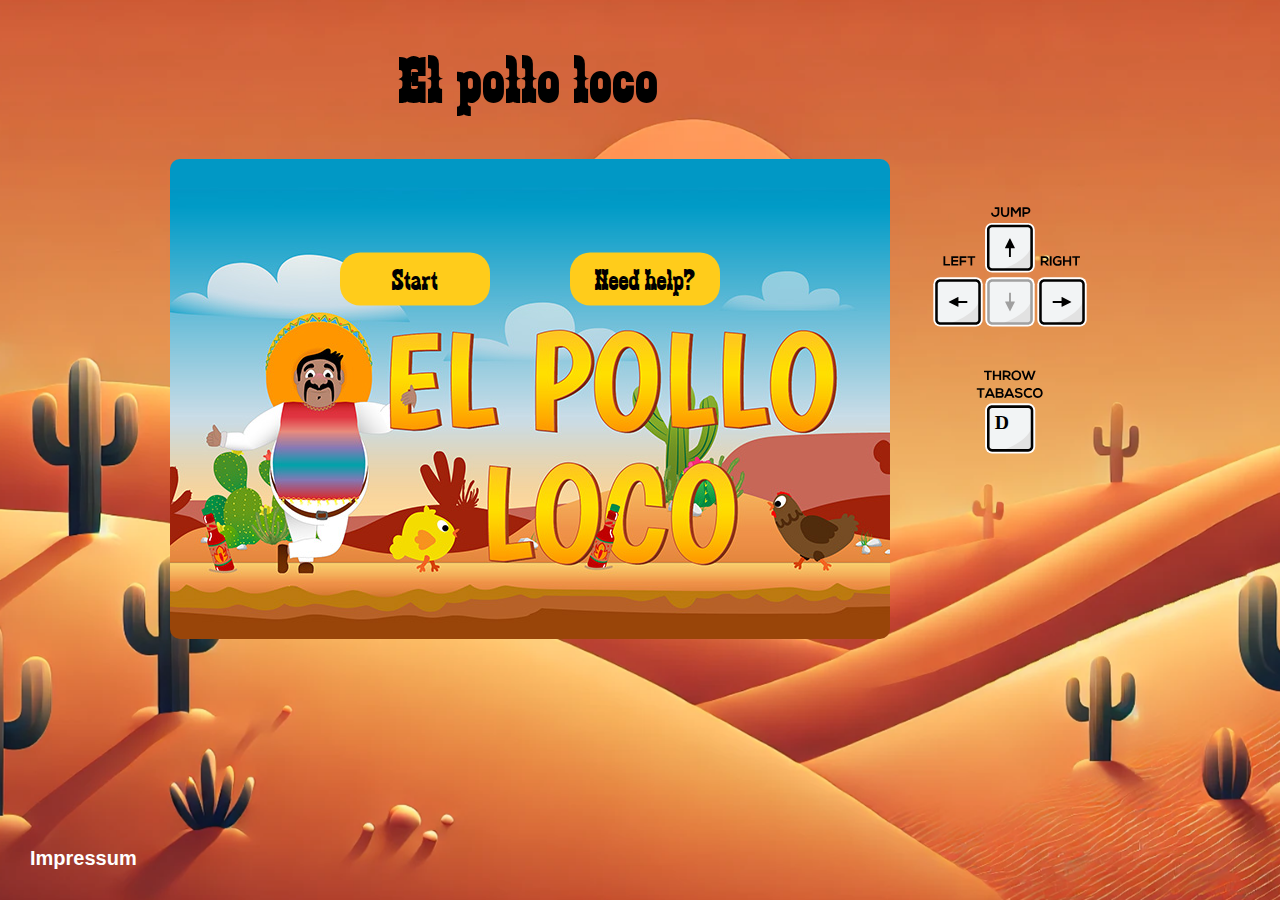
<file: index.html>
<!DOCTYPE html>
<html lang="en" translate="no">
  <head>
    <meta charset="UTF-8" />
    <meta name="viewport" content="width=device-width, initial-scale=1.0" />
    <link rel="stylesheet" href="./style.css" />
    <link rel="stylesheet" href="./assets.css" />
    <link
      rel="icon"
      type="image/png"
      href="img/3_enemies_chicken/chicken_normal/1_walk/1_w.png"
    />
    <title>El pollo loco</title>
    <script src="./models/keyboard.class.js" defer></script>
    <script src="./js/keyboard.js" defer></script>
    <script src="./js/game.js" defer></script>
    <script src="./models/drawable-object.class.js" defer></script>
    <script src="./models/movable-object.class.js" defer></script>
    <script src="./models/collectible-item.js" defer></script>
    <script src="./models/background-object.class.js" defer></script>
    <script src="./models/cloud.class.js" defer></script>
    <script src="./models/sound-manager.class.js" defer></script>
    <script src="./models/statusbar.class.js" defer></script>
    <script src="./models/character.class.js" defer></script>
    <script src="./models/thoughtBubble.class.js" defer></script>
    
    <script src="./models/coin.class.js" defer></script>
    <script src="./models/bottle.class.js" defer></script>
    <script src="./js/levels/level1.js" defer></script>
    <script src="./models/world.class.js" defer></script>
    <script src="./models/level.class.js" defer></script>
    <script src="./models/endscreen.class.js" defer></script>
    <script src="./models/throwable-object.class.js" defer></script>
    <script src="./models/chicken.class.js" defer></script>
    <script src="./models/chicken-small.class.js" defer></script>
    <script src="./models/endboss.class.js" defer></script>
    
    
  </head>
  <body>
    <div id="orientationMessage" style="display: none">
      <p>Please rotate your device to play the game.</p>
      <a href="./impressum.html" class="position-absolute" style ="color:white; font-size:20px; font-weight:bold;left:30px; bottom:30px; text-decoration:none; font-family: 'Segoe UI', Tahoma, Geneva, Verdana, sans-serif;">
        Impressum
      </a>
    </div>
    <div id="canvas-container" class="canvas-container" style="display: flex">
      <div class="flex flex-column align-center">
        <h1>El pollo loco</h1>
        <div class="start position-relative" id="start">
          <img src="img/10_BG/startscreen_1.jpg" alt="" />
          <div class="start-container flex position-absolute">
            <button class="menu-btn" onclick="startGame()">Start</button>
            <button class="menu-btn" onclick="openDialog()">Need help?</button>
          </div>
          <dialog class="position-absolute">
            <div
              class="dialog-container flex align-center position-relative flex-column"
            >
              <h2>Your task</h2>

              <button
                id="close-btn"
                class="close-btn position-absolute"
                onclick="dialogClose()"
              >
                X
              </button>
              <div class="flex" style="gap: 15px; padding: 20px 50px 20px 20px">
                <table class="custom-table">
                  <tr>
                    <td class="icons-column"></td>
                    <td class="text-column">
                      <b
                        >Defeat all enemies and collect all coins to win! -
                        Let's go!
                      </b>
                    </td>
                  </tr>
                  <tr>
                    <td class="icons-column">
                      <img src="./img/8_coin/coin_1.png" alt="coin" />
                    </td>
                    <td class="text-column"><b>Collect</b> <u>all</u> coins</td>
                  </tr>
                  <tr>
                    <td class="icons-column">
                      <img
                        src="./img/6_salsa_bottle/salsa_bottle-2.png"
                      
                        alt="Icon 1"
                      />
                    </td>
                    <td class="text-column">
                      <b>Collect</b> tabasco bottles to defeat your enemies
                    </td>
                  </tr>
                </table>
                <table class="custom-table">
                  <tr>
                    <td class="icons-column">
                      <img
                        src="./img/3_enemies_chicken/chicken_small/1_walk/1_w.png"
                        alt="Icon 1"
                      />
                    </td>
                    <td class="text-column">
                      <b>ENEMY 1:</b> Defeated by <b>1 hit </b> (jumping or
                      tabasco bottle)
                    </td>
                  </tr>
                  <tr>
                    <td class="icons-column">
                      <img
                        src="./img/3_enemies_chicken/chicken_normal/1_walk/1_w.png"
                        style="width: 50px; height: 50px"
                        alt="Icon 1"
                      />
                    </td>
                    <td class="text-column">
                      <b>ENEMY 2:</b> Defeated by <b>2 hits </b> (jumping or
                      tabasco bottle)
                    </td>
                  </tr>
                  <tr>
                    <td class="icons-column">
                      <img
                        src="./img/4_enemie_boss_chicken/1_walk/G1.png"
                        style="width: 60px; height: 70px"
                        alt="Icon 1"
                      />
                    </td>
                    <td class="text-column">
                      <b>ENEMY 3: Endboss - </b> Defeated by <b>5 hits </b> with
                      tabasco bottle
                    </td>
                  </tr>
                </table>
              </div>
            </div>
          </dialog>
        </div>

        <div
          id="fullscreen"
          class="position-relative justify-center align-center"
        >
        
          <div class="btn-container flex position-absolute" id="btn-container">
            <button id="toggleSounds" onclick="toggleSounds()">
              <img src="img/SVG/volume-on.svg" alt="volume-switcher" />
            </button>

            <button onclick="toggleFullscreen()">
              <img
                id="resize-btn"
                src="img/SVG/resize-1.svg"
                alt="resize Screen"
              />
            </button>
          </div>
          <div class="endscreen position-absolute" id="game-over-screen"  style="display: none">
            <img
              src="img/9_intro_outro_screens/game_over/game-over-2.png"
              alt=""
            />
            <div class="endscreen-btns flex position-absolute" >
              <button class="menu-btn" onclick="restartGame()">Try Again</button>
              <button class="menu-btn" onclick="showStartScreen()">Menu</button>
            </div>
          </div>
          <div class="endscreen position-absolute" id="win-screen" style="display: none"> 
            <img
              src="img/9_intro_outro_screens/win/win-1.png"
              alt=""
            />
            <div class="endscreen-btns flex position-absolute" >
              <button class="menu-btn" onclick="showStartScreen()">Menu</button>
            </div>
          </div>
          <canvas id="canvas" width="720" height="480"></canvas>
          <div
            id="mobileBtn-container"
            class="flex justify-space-between position-absolute"
          >
            <div class="mobile-btns-left flex">
              <button data-start="startMovingLeft" data-stop="stopMovingLeft">
                <img src="img/SVG/arrow-left.svg" alt="" />
              </button>
              <button data-start="startMovingRight" data-stop="stopMovingRight">
                <img src="img/SVG/arrow-right.svg" alt="" />
              </button>
            </div>
            <div class="mobile-btns-right flex">
              <button data-start="startThrowing">
                <img src="img/SVG/throw-mobile.svg" alt="" />
              </button>
              <button data-start="startJumping">
                <img src="img/SVG/jump-mobile.svg" alt="" />
              </button>
            </div>
          </div>
          
        </div>
        <a href="impressum.html" id="impressum" class="position-absolute" style ="color:white; font-size:20px; font-weight:bold;left:30px; bottom:30px; text-decoration:none; font-family: 'Segoe UI', Tahoma, Geneva, Verdana, sans-serif;">
          Impressum
        </a>
        <div class="spinner" id="spinner">
          <img src="./img/6_salsa_bottle/salsa_bottle.png" alt="Loading Spinner" class="spinner-img">
        </div>
      </div>

      <div class="keyboard-container">
        <div class="arrows-container">
          <div class="arrows">
            <img
              class="key-img key img-up"
              src="img/SVG/arrow-up-big.svg"
              alt=""
            />
            <img
              class="key-img d_none key img-up"
              src="img/SVG/arrow-up-big-active.svg"
              alt=""
            />
          </div>
          <div class="arrows">
            <img class="key-img key" src="img/SVG/arrow-left.svg" alt="" />
            <img
              class="key-img d_none key"
              src="img/SVG/arrow-left-active.svg"
              alt=""
            />
            <img class="key key-img" src="img/SVG/arrow-down.svg" alt="" />
            <img class="key key-img" src="img/SVG/arrow-right.svg" alt="" />
            <img
              class="d_none key key-img"
              src="img/SVG/arrow-right-active.svg"
              alt=""
            />
          </div>
        </div>
        <div class="jump">
          <img class="key img-throw key-img" src="img/SVG/key-d.svg" alt="" />
          <img
            class="d_none key img-throw key-img"
            src="img/SVG/key-d-active.svg"
            alt=""
          />
        </div>
      </div>
    </div>
  </body>
</html>
</file>
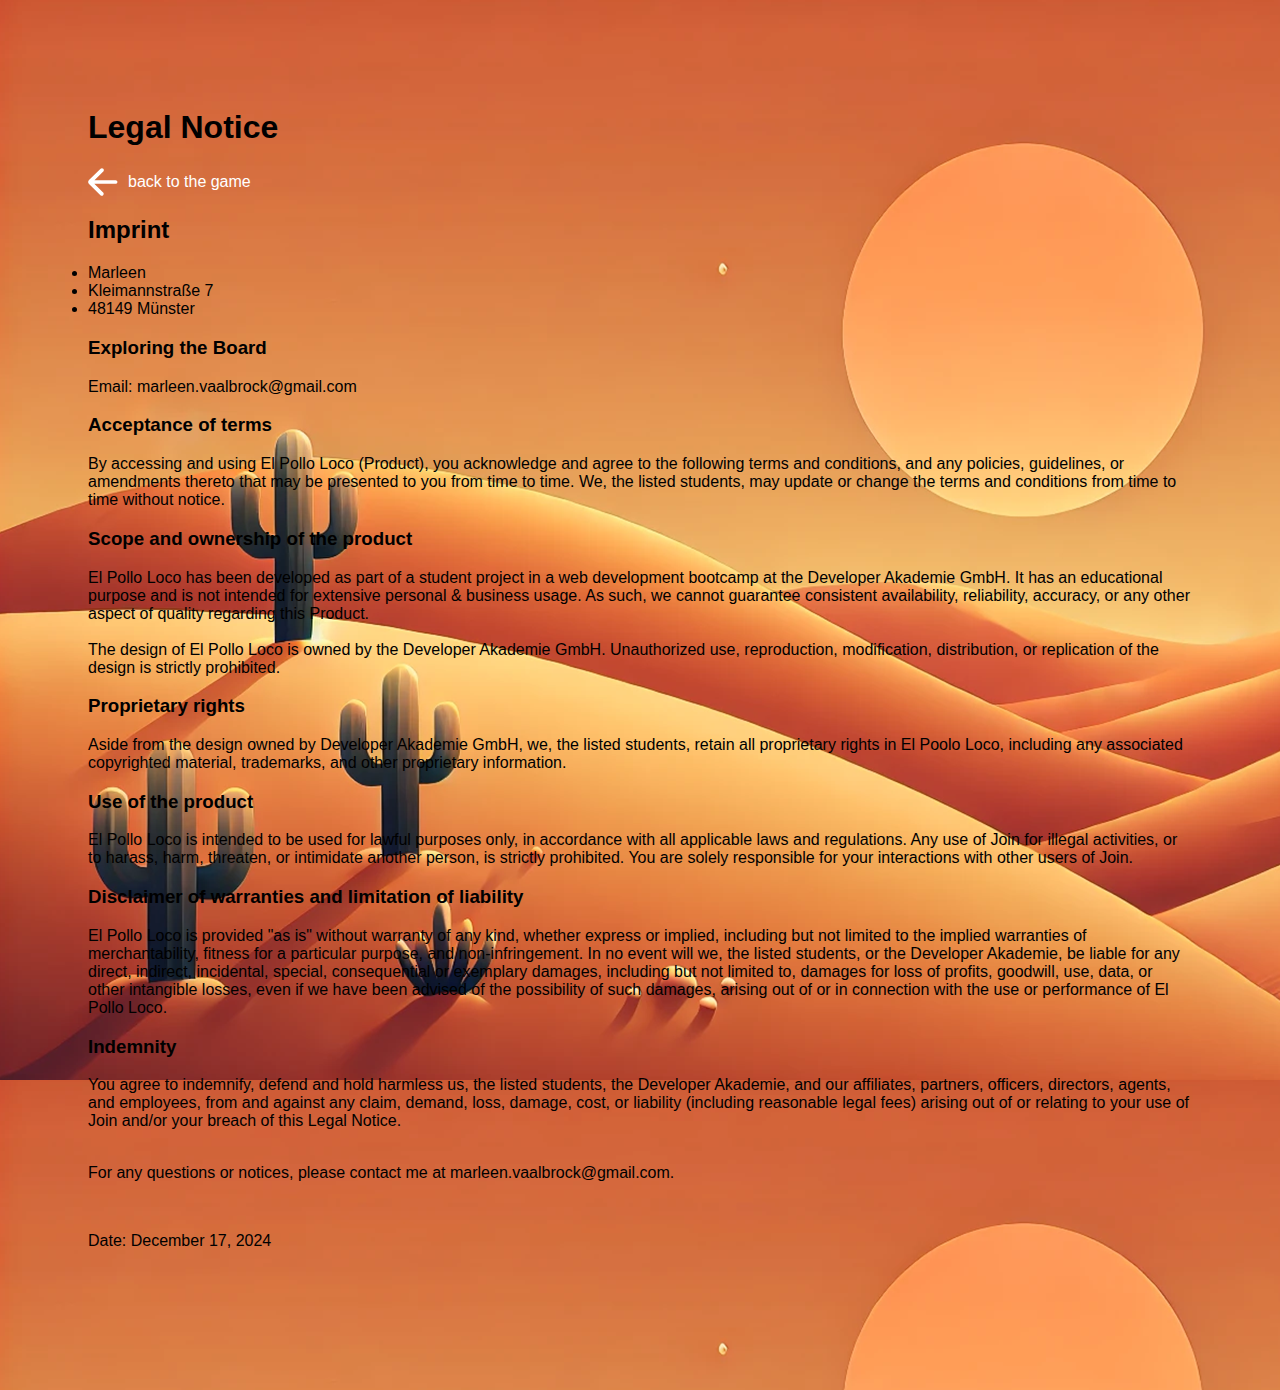
<file: impressum.html>
<!DOCTYPE html>
<html lang="en" translate="no">
  <head>
    <meta charset="UTF-8" />
    <meta name="viewport" content="width=device-width, initial-scale=1.0" />
<!--     <link rel="stylesheet" href="./style.css" /> -->
    <link rel="stylesheet" href="./assets.css" />
    <link rel="stylesheet" href="./impressum.css" />
    <link
      rel="icon"
      type="image/png"
      href="img/3_enemies_chicken/chicken_normal/1_walk/1_w.png"
    />
    <title>El pollo loco</title>
  </head>
  <body>
    
    <main id="impressum">
        <div class="imprint-wrapper">
          <div class="head">
            <h1>Legal Notice</h1>
            
              <a href="./index.html" class="flex align-center" style="gap:10px; text-decoration: none;"><img class="back-arrow flex align-center" src="img/blueleftarrow.svg" alt="Arrow Left"/><span style="color: white">back to the game</span></a>
              
            
        
           
          </div>

          <h2 class="mt-10">Imprint</h2>
          <div class="mt-10">
            <li>Marleen</li>
            <li>Kleimannstraße 7</li>
            <li>48149 Münster</li>
          </div>
          <div class="mt-10">
            <h3>Exploring the Board</h3>
            <span>Email: marleen.vaalbrock@gmail.com</span>
            <br>
          </div>
          <div class="mt-10">
            <h3 class="mt-10">Acceptance of terms</h3>
            <span>
              By accessing and using El Pollo Loco (Product), you acknowledge and agree
              to the following terms and conditions, and any policies,
              guidelines, or amendments thereto that may be presented to you
              from time to time. We, the listed students, may update or change
              the terms and conditions from time to time without notice.
            </span>
          </div>
          <div class="mt-10">
            <h3 class="mt-10">Scope and ownership of the product</h3>
            <span>
              El Pollo Loco has been developed as part of a student project in a
              web development bootcamp at the Developer Akademie GmbH. It has an
              educational purpose and is not intended for extensive personal &
              business usage. As such, we cannot guarantee consistent
              availability, reliability, accuracy, or any other aspect of
              quality regarding this Product. <br /><br />
              The design of El Pollo Loco is owned by the Developer Akademie GmbH.
              Unauthorized use, reproduction, modification, distribution, or
              replication of the design is strictly prohibited.
            </span>
          </div>
          <div class="mt-10">
            <h3 class="mt-10">Proprietary rights</h3>
            <span>
              Aside from the design owned by Developer Akademie GmbH, we, the
              listed students, retain all proprietary rights in El Poolo Loco, including
              any associated copyrighted material, trademarks, and other
              proprietary information.
            </span>
          </div>
          <div class="mt-10">
            <h3 class="mt-10">Use of the product</h3>
            <span>
              El Pollo Loco is intended to be used for lawful purposes only, in
              accordance with all applicable laws and regulations. Any use of
              Join for illegal activities, or to harass, harm, threaten, or
              intimidate another person, is strictly prohibited. You are solely
              responsible for your interactions with other users of Join.
            </span>
          </div>
          <div class="mt-10">
            <h3 class="mt-10">Disclaimer of warranties and limitation of liability</h3>
            <span>
              El Pollo Loco is provided "as is" without warranty of any kind, whether
              express or implied, including but not limited to the implied
              warranties of merchantability, fitness for a particular purpose,
              and non-infringement. In no event will we, the listed students, or
              the Developer Akademie, be liable for any direct, indirect,
              incidental, special, consequential or exemplary damages, including
              but not limited to, damages for loss of profits, goodwill, use,
              data, or other intangible losses, even if we have been advised of
              the possibility of such damages, arising out of or in connection
              with the use or performance of El Pollo Loco.
            </span>
          </div>
          <div class="mt-10">
            <h3 class="mt-10">Indemnity</h3>
            <span>
              You agree to indemnify, defend and hold harmless us, the listed
              students, the Developer Akademie, and our affiliates, partners,
              officers, directors, agents, and employees, from and against any
              claim, demand, loss, damage, cost, or liability (including
              reasonable legal fees) arising out of or relating to your use of
              Join and/or your breach of this Legal Notice.
            </span>
          </div>
          <br />
          <p>
            For any questions or notices, please contact me at marleen.vaalbrock@gmail.com.
          </p>
          <br />
          <p>Date: December 17, 2024</p>
        </div>
        <br />
        <br />
      </div>
    </main>
    
  </body>
</html>
</file>
<file: style.css>
@font-face { 
    font-family: 'zabars'; 
    src: url('fonts/Zabars.ttf') format('truetype'); 
} 

html,
body {
  width: 100%;
  height:100%;
  padding: 0;
  margin: 0;
  overflow: hidden;
}

button {
    display: flex;
    align-items: center;
    justify-content: center;
    cursor:pointer;
    font-family: 'zabars', Arial, Helvetica, sans-serif;
    border: none;

    font-size: 30px;
    background-color: transparent;
}

.start-container{
    gap:80px;
    top: 120px; 
  left: 50%; 
  transform: translate(-50%, -50%);
    z-index:100;
}

#mobileBtn-container{
    width:100%;
    max-width:720px;
    display:none;
    bottom: 0px;
}

#mobileBtn-container button{
    width:60px;
    height:60px;
}

.btn-container{
    right:10px;
    top:10px;
}

.btn-container button{
    width: 50px;
height: 50px;
}




body {
    font-family: 'zabars', Arial, Helvetica, sans-serif;
    display:flex;
    flex-direction: column;
    align-items: center;
  /*   min-height: 100vh; */
    background-image: url('img/10_BG/desert4.png');
    background-position: center;
  background-repeat: no-repeat;
  background-size: cover;
}

h1{
    font-size: 64px;
    letter-spacing: 3px;
}

h2{
    font-size: 40px;
}

p{
    font-family: 'Segoe UI', Tahoma, Geneva, Verdana, sans-serif;
    font-weight: bold;
    padding:20px;
}

#orientationMessage {
    width: 100%;
    height: 100vh;
    display:flex;
    background: rgba(0, 0, 0, 0.7);
    color: white;
    justify-content: center;
    align-items: center;
    font-size: 2rem;
    z-index: 1000;
    padding: 40px
  }

.start{
    width: 100%;
    border-radius: 10px;
    box-sizing: border-box;
    overflow: hidden;
} 

.start img, .endscreen img{
    width:100%;
    max-width: 720px;
    height:auto;
    display: block;
}

.endscreen-btns{
    gap:80px;
   bottom: 40px; 
   left: 50%; 
    transform: translate(-50%, -50%);
    z-index:100;
}

.endscreen {
    top:0;
    right:0;
   
    z-index:500;
}

.menu-btn {
    padding: 10px 20px;
    background-color: #ffcc1b;
    border-radius: 20px;
    width:150px;
}

.menu-btn:hover{
    background-color: #ffab0e;
}



.end{
    background-image: url('img/10_BG/startscreen_1.jpg');
    background-size: cover;
} 

#fullscreen{
    display:none;
}

canvas {
    background-color: #000;
    display: block;
    border-radius: 10px;

}

.canvas-container{
    display: flex;
    justify-content: center;
    gap:20px;
    width:100%;
  
}

.keyboard-container{
    display: flex;
    flex-direction: column;
    max-width: 720px;
    min-width: 200px;

    /* width:100%; */
    justify-content: center;
    gap:30px;
    margin: 20px 0;
    align-items: center;
}

.arrows-container{
    display: flex;  
    flex-direction: column;
    align-items: center;
    flex-wrap: nowrap;

}

.key-img {
    width:100%;
    max-width:50px;
    min-width:20px;
    height:auto;
}

.img-throw {
    max-width:70px;
}


.img-up {
    max-width:150px;
}


/* -----------------Loading-Spinner---------------*/

.spinner {
    display: none; 
   /*  transform: translate(-50%, -50%); */
    justify-content: center;
  }
  
  /* Animation  Spinner-img */
  .spinner-img {
    width: 100px;
    height: 100px;
    animation: spin 2s linear infinite; /* continuous rotation */
  }
  
  @keyframes spin {
    from {
      transform: rotate(0deg);
    }
    to {
      transform: rotate(360deg);
    }
  }

/*----------------Dialog------------------------*/

dialog::backdrop {
    background-color: #191b1d00;
    transition: background-color 0.5s ease-in-out;
  }

 dialog {
    width: 100%;
    max-width: 650px;
    margin:auto;
    height: 440px;
    border: none;
    border-radius: 20px;
    margin-left: auto;
    margin-right: auto;
    padding: 0;
    position: fixed; 
    background-color: transparent;
    overflow: auto;
    transition: all 250ms ease-in-out;
    -webkit-transition: all 250ms ease-in-out;
    -moz-transition: all 250ms ease-in-out;
  }

dialog.bg::backdrop {
    background-color: #191b1d6e; 
  } 
  
  .dialog-container {
    width: 100%;
    height: 100%;
    background-color:#eec386;
    overflow: auto;
  }

  .close-btn {
    top: 20px;
    right: 20px;
    width: 40px;
    height: 40px;
    border-radius: 25px;
    z-index: 6000;
    font-size: 25px;
  }
  .close-btn:hover {
    background-color: #ff7f17;
   
  }

  table{
    font-family: 'Segoe UI', Tahoma, Geneva, Verdana, sans-serif;
    padding: 10px 0;
  }

  .custom-table {
    width: 100%;
    border-collapse: collapse;
}
.custom-table td {
    vertical-align: middle;
}
.icons-column {
    white-space: nowrap;
    width: 1%;
    text-align: right;
    padding-right:20px;
}
.icons-column img {
   width: 40px;
    height: 40px; 
    margin-right: 5px;
    vertical-align: middle;
    filter: drop-shadow(3px 3px  rgb(0, 0, 0));
}
.text-column {
    width: auto;
}
td{
    height:70px;
}
  

/*----------------Scrollbar--------------------*/

dialog::-webkit-scrollbar, .dialog-container::-webkit-scrollbar{
    width: 12px;               /* width of the entire scrollbar */
  }
  
  dialog::-webkit-scrollbar-track, .dialog-container::-webkit-scrollbar {
    background: rgb(255, 255, 255);        /* color of the tracking area */
  }
  
  dialog::-webkit-scrollbar-thumb, .dialog-container::-webkit-scrollbar {
    background-color: #ce5b35;    /* color of the scroll thumb */
    border-radius: 25px;       /* roundness of the scroll thumb */
    border: 3px solid rgb(255, 255, 255);  /* creates padding around scroll thumb */
  }


 /*----------------Responsive--------------------*/ 


@media only screen and (max-width:720px) {
    canvas{
        width:100%;
    };

   
}

@media only screen and (max-height:480px) {
    canvas {
        height:100dvh;
    }
    #impressum{
        display:none;
    }
}

@media only screen and (max-height:480px) {
    h1{
        display:none;
    }
    body {
        justify-content: center;
    }
    #impressum{
        display:none;
    }
   
}

@media only screen and (max-width:1024px) {
    .keyboard-container{
        display:none;
    }
    #impressum{
        display:none;
    }
   
}
@media only screen and (max-height:700px) {
    
    #impressum{
        display:none;
    }
   
}
</file>
<file: assets.css>
.flex{
    display: flex;
}

.d_none {
    display: none;
}

.position-absolute{
    position: absolute;
}

.position-relative{
    position: relative;
}

.flex-column {
    flex-direction: column;
}

.align-center{
    align-items: center;
}

.justify-center {
    justify-content: center;
}

.justify-space-between {
    justify-content: space-between;
}

.width-100{
    width: 100%;
}
</file>
<file: impressum.css>
main {
    padding: 80px;
}

body {
    overflow: auto;
    display:flex;
    flex-direction: column;
    align-items: center;

    background-image: url('img/10_BG/desert4.png');
}



h2, h3, .imprint-wrapper {
    font-family: 'Segoe UI', Tahoma, Geneva, Verdana, sans-serif;
   
}

/* h1 {
    font-family: 'zabars', Arial, Helvetica, sans-serif;
} */

.back-arrow{
    width:30px;
    height:auto;
}
</file>
